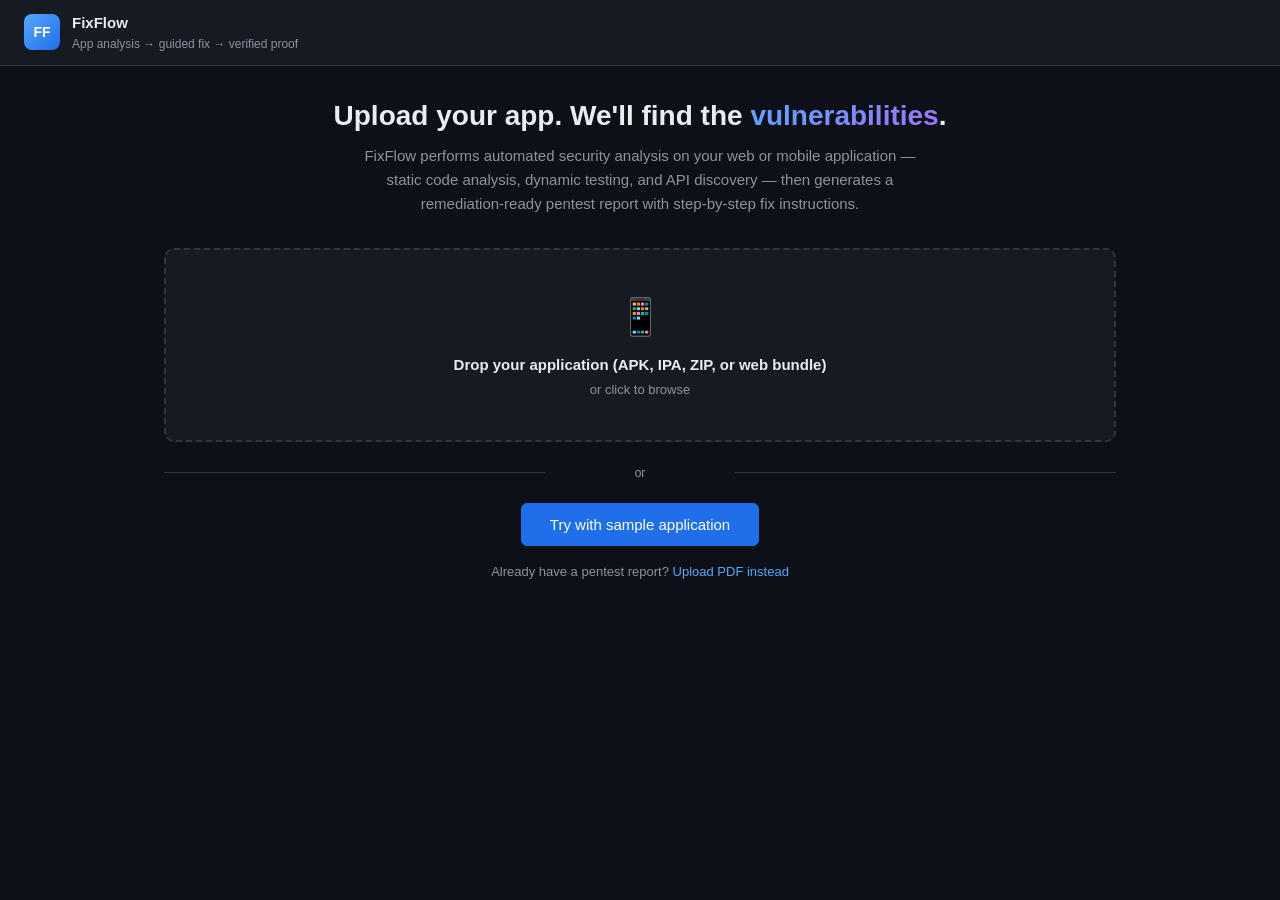
<file: index.html>
<!DOCTYPE html>
<html lang="en">
<head>
  <meta charset="UTF-8">
  <meta name="viewport" content="width=device-width, initial-scale=1.0">
  <title>FixFlow — Remediation Copilot</title>
  <link rel="stylesheet" href="styles.css?v=22">
</head>
<body>

  <header class="topbar">
    <div class="brand">
      <div class="logo">FF</div>
      <div>
        <div class="brand-name">FixFlow</div>
        <div class="brand-tag">App analysis &rarr; guided fix &rarr; verified proof</div>
      </div>
    </div>
    <button class="btn btn-ghost" id="newReportBtn" hidden>New report</button>
  </header>

  <!-- SCREEN 1: UPLOAD + ANALYZE -->
  <div class="screen" id="s-upload">
    <!-- App upload view -->
    <div id="uploadView">
      <div class="hero">
        <h1>Upload your app. We'll find the <span class="hl">vulnerabilities</span>.</h1>
        <p>FixFlow performs automated security analysis on your web or mobile application &mdash; static code analysis, dynamic testing, and API discovery &mdash; then generates a remediation-ready pentest report with step-by-step fix instructions.</p>
      </div>
      <div class="upload-zone" id="uploadZone">
        <div class="upload-icon">📱</div>
        <div class="upload-title">Drop your application (APK, IPA, ZIP, or web bundle)</div>
        <div class="upload-sub">or click to browse</div>
        <input type="file" id="appFile" accept=".apk,.ipa,.zip,.war,.jar,.tar,.gz,.tgz" hidden>
      </div>
      <div class="upload-or"><span>or</span></div>
      <button class="btn btn-primary btn-lg" id="loadSampleBtn">Try with sample application</button>
      <div class="upload-secondary">
        Already have a pentest report? <a id="uploadPdfLink">Upload PDF instead</a>
      </div>
    </div>
    <!-- Scanning animation view -->
    <div class="scan-view" id="scanView" hidden>
      <div class="scan-icon">&#128269;</div>
      <div class="scan-status" id="scanStatus">Initializing...</div>
      <div class="scan-bar-wrap"><div class="scan-bar" id="scanBar"></div></div>
      <div class="scan-percent" id="scanPercent">0%</div>
      <div class="scan-log" id="scanLog"></div>
      <div class="scan-found">
        <span class="scan-found-label">Vulnerabilities found:</span>
        <span class="scan-found-count" id="scanFoundCount">0</span>
      </div>
    </div>
    <!-- PDF upload view (secondary) -->
    <div id="pdfUploadView" hidden>
      <div class="hero">
        <h1>Upload your <span class="hl">pentest report</span></h1>
        <p>Already have a pentest report PDF? Upload it and FixFlow will extract the findings and guide you through remediation.</p>
      </div>
      <div class="upload-zone" id="pdfUploadZone">
        <div class="upload-icon">📄</div>
        <div class="upload-title">Drop your pentest report (PDF)</div>
        <div class="upload-sub">or click to browse</div>
        <input type="file" id="pdfFile" accept=".pdf" hidden>
      </div>
      <div class="upload-secondary">
        Want to analyze your app instead? <a id="backToAppLink">Upload application</a>
      </div>
      <div class="upload-status" id="uploadStatus"></div>
    </div>
  </div>

  <!-- SCREEN 2: FINDINGS -->
  <div class="screen" id="s-findings" hidden>
    <div class="findings-header">
      <h1><span id="findingsCount">0</span> findings extracted</h1>
      <p class="muted" id="findingsSource"></p>
    </div>
    <div class="risk-summary" id="riskSummary"></div>
    <div class="report-card" id="downloadReportBtn" hidden>
      <div class="report-card-label">Pentest report ready</div>
      <button type="button" class="report-card-btn">Download report &darr;</button>
    </div>
    <div class="findings-filter" id="findingsFilter"></div>
    <div class="groups-section" id="groupsSection"></div>
    <div class="findings-grid" id="findingsGrid"></div>
  </div>

  <!-- SCREEN 3: FIX SESSION -->
  <div class="screen" id="s-fix" hidden>
    <div class="fix-topbar">
      <button class="btn btn-ghost" id="fixBack">&larr; Back</button>
      <div class="fix-title-wrap">
        <span class="sev-badge" id="fixSev"></span>
        <h2 id="fixTitle"></h2>
      </div>
      <div class="fix-right">
        <div class="progress-wrap">
          <div class="progress-bar"><div class="progress-fill" id="fixProgress"></div></div>
          <span class="progress-text" id="fixProgressText">0%</span>
        </div>
        <span class="status-badge status-pending" id="fixStatus">Not started</span>
      </div>
    </div>
    <div class="stepper" id="stepper"></div>
    <div class="fix-content" id="fixContent"></div>
    <div class="fix-nav">
      <button class="btn" id="fixPrev">&larr; Previous</button>
      <button class="btn btn-primary" id="fixNext">Next &rarr;</button>
    </div>
  </div>

  <div class="toast" id="toast" hidden></div>

  <!-- AI Chat Assistant -->
  <button class="chat-fab" id="chatFab" hidden>Ask AI</button>
  <div class="chat-panel" id="chatPanel" hidden>
    <div class="chat-header">
      <div class="chat-header-info">
        <span class="chat-avatar">AI</span>
        <div>
          <div class="chat-title">Remediation assistant</div>
          <div class="chat-status" id="chatStatus">Online</div>
        </div>
      </div>
      <button class="chat-close" id="chatClose">&times;</button>
    </div>
    <div class="chat-messages" id="chatMessages"></div>
    <div class="chat-suggestions" id="chatSuggestions"></div>
    <div class="chat-input-wrap">
      <input type="text" class="chat-input" id="chatInput" placeholder="Ask about this vulnerability...">
      <button class="chat-send" id="chatSend">Send</button>
    </div>
  </div>

  <script src="lib/pdf.min.js"></script>
  <script src="lib/jspdf.umd.min.js"></script>
  <script src="lib/jspdf.plugin.autotable.min.js"></script>
  <script src="app.js?v=22"></script>
</body>
</html>
</file>
<file: styles.css>
:root {
  --bg: #0d1117;
  --panel: #161b22;
  --panel-2: #1c2128;
  --border: #30363d;
  --text: #e6edf3;
  --muted: #8b949e;
  --accent: #58a6ff;
  --accent-strong: #1f6feb;
  --good: #3fb950;
  --warn: #d29922;
  --bad: #f85149;
  --critical: #f85149;
  --high: #db6d28;
  --medium: #d29922;
  --low: #8b949e;
  --radius: 10px;
  --mono: ui-monospace, SFMono-Regular, "SF Mono", Menlo, Consolas, monospace;
}

* { box-sizing: border-box; margin: 0; padding: 0; }

html, body {
  height: 100%;
  background: var(--bg);
  color: var(--text);
  font-family: -apple-system, BlinkMacSystemFont, "Segoe UI", Roboto, sans-serif;
  font-size: 14px;
  line-height: 1.5;
}

button { font-family: inherit; cursor: pointer; }
.hidden { display: none !important; }

/* ===== TOPBAR ===== */
.topbar {
  display: flex; align-items: center; justify-content: space-between;
  padding: 12px 24px; background: var(--panel);
  border-bottom: 1px solid var(--border);
  position: sticky; top: 0; z-index: 50;
}
.brand { display: flex; align-items: center; gap: 12px; }
.logo {
  width: 36px; height: 36px;
  background: linear-gradient(135deg, var(--accent), var(--accent-strong));
  color: #fff; font-weight: 700; font-size: 14px;
  display: flex; align-items: center; justify-content: center; border-radius: 8px;
}
.brand-name { font-weight: 600; font-size: 15px; }
.brand-tag { font-size: 12px; color: var(--muted); }

/* ===== BUTTONS ===== */
.btn {
  background: var(--panel-2); color: var(--text);
  border: 1px solid var(--border); border-radius: 6px;
  padding: 7px 14px; font-size: 13px; font-weight: 500;
  transition: all .15s;
}
.btn:hover { background: var(--border); }
.btn-primary { background: var(--accent-strong); border-color: var(--accent-strong); color: #fff; }
.btn-primary:hover { background: var(--accent); }
.btn-primary:disabled { opacity: .4; cursor: not-allowed; }
.btn-ghost { background: transparent; }
.btn-lg { padding: 12px 28px; font-size: 15px; }
.btn-sm { padding: 5px 12px; font-size: 12px; }

/* ===== SCREENS ===== */
.screen { max-width: 1000px; margin: 0 auto; padding: 32px 24px; }
#s-fix { max-width: 900px; padding-bottom: 0; }

/* ===== UPLOAD ===== */
.hero { text-align: center; margin-bottom: 32px; }
.hero h1 { font-size: 28px; font-weight: 700; margin-bottom: 10px; line-height: 1.3; }
.hl {
  background: linear-gradient(135deg, var(--accent), #a371f7);
  -webkit-background-clip: text; -webkit-text-fill-color: transparent;
}
.hero p { font-size: 15px; color: var(--muted); max-width: 580px; margin: 0 auto; line-height: 1.6; }
.hero em { color: var(--text); font-style: normal; font-weight: 600; }

.upload-zone {
  border: 2px dashed var(--border); border-radius: var(--radius);
  padding: 40px; text-align: center; cursor: pointer;
  transition: all .2s; background: var(--panel);
}
.upload-zone:hover, .upload-zone.dragover {
  border-color: var(--accent); background: rgba(88,166,255,.04);
}
.upload-icon { font-size: 36px; margin-bottom: 10px; }
.upload-title { font-weight: 600; font-size: 15px; margin-bottom: 4px; }
.upload-sub { font-size: 13px; color: var(--muted); }

.upload-or { text-align: center; margin: 20px 0; color: var(--muted); position: relative; }
.upload-or::before, .upload-or::after {
  content: ''; position: absolute; top: 50%; width: 40%; height: 1px; background: var(--border);
}
.upload-or::before { left: 0; } .upload-or::after { right: 0; }
.upload-or span { background: var(--bg); padding: 0 12px; font-size: 12px; }
#loadSampleBtn { display: block; margin: 0 auto; }

.upload-status { margin-top: 20px; text-align: center; }
.upload-status .ok { color: var(--good); }
.upload-status .err { color: var(--bad); }
.upload-status .info { color: var(--accent); }

/* ===== FINDINGS ===== */
.findings-header h1 { font-size: 22px; font-weight: 600; }
.findings-header .muted { font-size: 13px; margin-top: 2px; }

/* ===== RISK SUMMARY ===== */
.risk-summary {
  display: flex; gap: 24px; align-items: center;
  background: var(--panel); border: 1px solid var(--border);
  border-radius: var(--radius); padding: 20px 24px;
  margin: 20px 0;
}
.rs-left { display: flex; flex-direction: column; align-items: center; gap: 10px; flex-shrink: 0; }
.rs-score-wrap { position: relative; width: 110px; height: 110px; }
.rs-score-inner {
  position: absolute; top: 0; left: 0; width: 100%; height: 100%;
  display: flex; flex-direction: column; align-items: center; justify-content: center;
}
.rs-score-num { font-size: 34px; font-weight: 800; line-height: 1; }
.rs-score-num .rs-score-max { font-size: 16px; color: var(--muted); font-weight: 600; margin-left: 2px; }
.rs-level {
  font-size: 12px; font-weight: 700; padding: 3px 12px;
  border-radius: 999px; border: 1px solid; text-transform: uppercase; letter-spacing: .5px;
}
.rs-middle {
  flex: 1; display: grid; grid-template-columns: 1fr 1fr;
  gap: 8px 20px; align-content: center;
}
.rs-sev { display: flex; align-items: center; gap: 8px; font-size: 13px; }
.rs-sev-dot { width: 10px; height: 10px; border-radius: 50%; flex-shrink: 0; }
.rs-sev-name { color: var(--muted); }
.rs-sev-num { font-weight: 700; font-size: 15px; margin-left: auto; }
.rs-right { display: flex; gap: 20px; flex-shrink: 0; border-left: 1px solid var(--border); padding-left: 24px; }
.rs-stat { text-align: center; }
.rs-stat-num { font-size: 24px; font-weight: 800; }
.rs-stat-label { font-size: 11px; color: var(--muted); margin-top: 2px; }
@media (max-width: 768px) {
  .risk-summary { flex-direction: column; gap: 16px; }
  .rs-right { border-left: none; border-top: 1px solid var(--border); padding-left: 0; padding-top: 16px; width: 100%; justify-content: space-around; }
  .rs-middle { width: 100%; }
}

/* Report download card */
.report-card {
  background: rgba(63,185,80,.06);
  border: 1px solid rgba(63,185,80,.2);
  border-left: 3px solid var(--good);
  border-radius: var(--radius);
  padding: 18px 16px;
  margin: 24px 0 20px;
  cursor: pointer;
  transition: all .15s;
  display: flex;
  flex-direction: column;
  align-items: center;
  text-align: center;
}
.report-card:hover {
  border-color: rgba(63,185,80,.4);
  background: rgba(63,185,80,.1);
}
.report-card[hidden] { display: none; }
.report-card-label {
  font-size: 15px;
  color: var(--muted);
  margin-bottom: 12px;
}
.report-card-btn {
  display: inline-block;
  background: var(--good);
  color: #fff;
  border: none;
  border-radius: 8px;
  padding: 11px 28px;
  font-size: 16px;
  font-weight: 600;
  cursor: pointer;
  transition: all .15s;
}
.report-card-btn:hover {
  filter: brightness(1.15);
  transform: translateY(-1px);
}

/* Filter bar */
.findings-filter { display: flex; gap: 8px; flex-wrap: wrap; margin: 12px 0 20px; }
.filter-btn { background: var(--panel); border: 1px solid var(--border); color: var(--muted); padding: 6px 14px; border-radius: 999px; font-size: 13px; font-weight: 500; cursor: pointer; transition: all .15s; }
.filter-btn:hover { border-color: var(--accent); color: var(--text); }
.filter-btn.active { background: var(--accent-strong); border-color: var(--accent-strong); color: #fff; }
.filter-btn b { font-weight: 700; }

.findings-grid { display: grid; grid-template-columns: repeat(auto-fill, minmax(420px, 1fr)); gap: 14px; }

.finding-card {
  background: var(--panel); border: 1px solid var(--border);
  border-radius: var(--radius); padding: 16px 18px;
  cursor: pointer; transition: all .15s;
}
.finding-card:hover { border-color: var(--accent); transform: translateY(-1px); box-shadow: 0 4px 12px rgba(0,0,0,.2); }
.fc-top { display: flex; justify-content: space-between; align-items: center; margin-bottom: 8px; }
.fc-title { font-size: 14px; font-weight: 600; line-height: 1.4; margin-bottom: 8px; }
.fc-meta { display: flex; gap: 12px; flex-wrap: wrap; font-size: 12px; color: var(--muted); }
.fc-bottom { display: flex; align-items: center; gap: 12px; margin-top: 12px; }
.fc-progress { flex: 1; }

/* Group suggestion cards */
.groups-section { margin-bottom: 20px; }
.group-card {
  background: var(--panel); border: 1px solid var(--border);
  border-radius: var(--radius); padding: 16px 18px; margin-bottom: 14px;
  border-left: 3px solid var(--accent); transition: all .15s;
}
.group-card.confirmed { border-left-color: var(--good); }
.group-header { display: flex; align-items: flex-start; gap: 12px; margin-bottom: 12px; }
.group-icon { font-size: 24px; flex-shrink: 0; }
.group-title-wrap { flex: 1; }
.group-title { font-size: 15px; font-weight: 600; margin-bottom: 2px; }
.group-desc { font-size: 13px; color: var(--muted); line-height: 1.5; }
.group-endpoints { display: flex; flex-wrap: wrap; gap: 6px; margin-bottom: 12px; }
.endpoint-row { display: flex; align-items: center; gap: 8px; background: var(--bg); border: 1px solid var(--border); border-radius: 5px; padding: 4px 10px; font-size: 12px; }
.endpoint-chip { background: var(--panel-2); border: 1px solid var(--border); border-radius: 4px; padding: 2px 8px; font-size: 11px; color: var(--muted); }
.endpoint-asset { color: var(--text); font-weight: 500; }
.group-actions { display: flex; gap: 8px; }
.group-progress { display: flex; align-items: center; gap: 12px; }
.group-progress .progress-bar { flex: 1; }

/* Covered badge on finding cards */
.finding-card.grouped { opacity: .7; }
.finding-card.grouped:hover { opacity: 1; }
.fc-covered { display: flex; align-items: center; gap: 8px; margin-top: 10px; padding: 8px 12px; background: rgba(88,166,255,.06); border: 1px solid rgba(88,166,255,.2); border-radius: 6px; font-size: 12px; }
.covered-badge { color: var(--accent); font-weight: 600; }

/* Group banner in fix session */
.group-banner {
  background: rgba(88,166,255,.08); border: 1px solid rgba(88,166,255,.25);
  border-left: 3px solid var(--accent); border-radius: var(--radius);
  padding: 16px 18px; margin-bottom: 20px;
}
.group-banner-title { font-size: 14px; font-weight: 700; color: var(--accent); margin-bottom: 4px; }
.group-banner p { font-size: 13px; color: var(--muted); line-height: 1.5; margin-bottom: 12px; }
.group-endpoints-list { display: flex; flex-direction: column; gap: 6px; }
.ep-item { display: flex; align-items: center; gap: 10px; padding: 6px 10px; background: var(--panel); border: 1px solid var(--border); border-radius: 5px; }
.ep-id { font-size: 11px; font-weight: 700; color: var(--accent); font-family: var(--mono); }
.ep-asset { flex: 1; font-size: 13px; color: var(--text); }
.ep-sev { font-size: 10px; }

/* Assignment row in finding cards */
.fc-assign {
  display: flex; gap: 10px; flex-wrap: wrap; align-items: flex-end;
  margin-top: 12px; padding-top: 12px; border-top: 1px solid var(--border);
}
.fc-assign-item { display: flex; flex-direction: column; gap: 3px; }
.fc-assign-item label { font-size: 10px; color: var(--muted); text-transform: uppercase; letter-spacing: .4px; }
.fc-assign-item select, .fc-assign-item input[type="date"] {
  background: var(--bg); color: var(--text); border: 1px solid var(--border);
  border-radius: 5px; padding: 4px 8px; font-size: 12px; font-family: inherit;
  cursor: pointer;
}
.fc-assign-item select:focus, .fc-assign-item input:focus { border-color: var(--accent); outline: none; }
.due-badge { font-size: 11px; font-weight: 700; padding: 3px 8px; border-radius: 4px; white-space: nowrap; }
.due-ok { background: rgba(63,185,80,.1); color: var(--good); }
.due-soon { background: rgba(210,153,34,.15); color: var(--warn); }
.due-overdue { background: rgba(248,81,73,.15); color: var(--bad); }
.btn-notify { background: var(--panel-2); border: 1px solid var(--border); color: var(--muted); }
.btn-notify:hover { border-color: var(--accent); color: var(--accent); }

/* ===== BADGES ===== */
.sev-badge {
  display: inline-block; padding: 2px 10px; border-radius: 999px;
  font-size: 11px; font-weight: 700; text-transform: uppercase; letter-spacing: .3px;
}
.sev-critical { background: rgba(248,81,73,.15); color: var(--critical); }
.sev-high { background: rgba(219,109,40,.15); color: var(--high); }
.sev-medium { background: rgba(210,153,34,.15); color: var(--medium); }
.sev-low { background: rgba(139,148,158,.15); color: var(--low); }

.status-badge {
  display: inline-flex; align-items: center; gap: 4px;
  padding: 2px 10px; border-radius: 999px;
  font-size: 11px; font-weight: 600; text-transform: uppercase;
}
.status-pending { background: rgba(139,148,158,.15); color: var(--muted); }
.status-progress { background: rgba(88,166,255,.15); color: var(--accent); }
.status-verified { background: rgba(63,185,80,.15); color: var(--good); }

/* ===== PROGRESS ===== */
.progress-bar { height: 6px; background: var(--panel-2); border-radius: 3px; overflow: hidden; }
.progress-fill { height: 100%; background: var(--good); transition: width .4s ease; width: 0; }
.progress-wrap { display: flex; align-items: center; gap: 8px; }
.progress-text { font-size: 12px; color: var(--muted); font-variant-numeric: tabular-nums; min-width: 32px; }

/* ===== FIX SESSION ===== */
.fix-topbar {
  display: flex; align-items: center; gap: 16px;
  padding-bottom: 16px; border-bottom: 1px solid var(--border); flex-wrap: wrap;
}
.fix-title-wrap { flex: 1; display: flex; align-items: center; gap: 10px; min-width: 200px; }
.fix-title-wrap h2 { font-size: 16px; font-weight: 600; }
.fix-right { display: flex; align-items: center; gap: 12px; }
.fix-right .progress-wrap { width: 140px; }

/* ===== STEPPER ===== */
.stepper { display: flex; align-items: center; justify-content: center; padding: 24px 0; gap: 0; }
.step { display: flex; align-items: center; cursor: pointer; }
.step-circle {
  width: 32px; height: 32px; border-radius: 50%;
  display: flex; align-items: center; justify-content: center;
  font-size: 13px; font-weight: 700;
  border: 2px solid var(--border); background: var(--panel); color: var(--muted);
  transition: all .2s;
}
.step.active .step-circle { border-color: var(--accent); color: var(--accent); background: rgba(88,166,255,.1); transform: scale(1.1); }
.step.done .step-circle { border-color: var(--good); background: var(--good); color: #fff; }
.step-label { font-size: 13px; margin-left: 8px; color: var(--muted); white-space: nowrap; }
.step.active .step-label { color: var(--text); font-weight: 600; }
.step.done .step-label { color: var(--good); }
.step-line { width: 50px; height: 2px; background: var(--border); margin: 0 4px; }
.step-line.done { background: var(--good); }

/* ===== FIX CONTENT ===== */
.fix-content { padding: 8px 0 24px; min-height: 300px; }
.phase-title { font-size: 18px; font-weight: 600; margin-bottom: 4px; }
.phase-desc { color: var(--muted); font-size: 13px; margin-bottom: 20px; }

/* Understand */
.understand-card {
  background: var(--panel); border: 1px solid var(--border);
  border-radius: var(--radius); padding: 18px; margin-bottom: 14px;
}
.understand-card h3 {
  font-size: 13px; font-weight: 600; text-transform: uppercase;
  letter-spacing: .5px; margin-bottom: 8px;
}
.understand-card p { font-size: 14px; line-height: 1.7; }
.label-what { color: var(--accent); }
.label-risk { color: var(--bad); }
.label-impact { color: var(--warn); }

.meta-grid { display: grid; grid-template-columns: repeat(auto-fill, minmax(180px, 1fr)); gap: 8px; margin-bottom: 20px; }
.meta-item { background: var(--panel); border: 1px solid var(--border); border-radius: 6px; padding: 8px 12px; }
.meta-label { font-size: 11px; color: var(--muted); text-transform: uppercase; letter-spacing: .5px; }
.meta-value { font-size: 13px; font-weight: 600; margin-top: 2px; }

/* Fix steps */
.fix-step {
  background: var(--panel); border: 1px solid var(--border);
  border-radius: var(--radius); margin-bottom: 12px; overflow: hidden;
}
.fix-step.done { border-color: rgba(63,185,80,.4); }
.fix-step-header { display: flex; align-items: flex-start; gap: 12px; padding: 14px 16px; }
.fix-step-num {
  width: 26px; height: 26px; border-radius: 50%; flex-shrink: 0;
  background: var(--accent-strong); color: #fff;
  display: flex; align-items: center; justify-content: center;
  font-size: 12px; font-weight: 700;
}
.fix-step.done .fix-step-num { background: var(--good); }
.fix-step-body { flex: 1; }
.fix-step-desc { font-size: 14px; line-height: 1.5; margin-bottom: 4px; }
.fix-step-time { font-size: 11px; color: var(--muted); }
.fix-step-check {
  width: 22px; height: 22px; border: 2px solid var(--border); border-radius: 4px;
  flex-shrink: 0; cursor: pointer; display: flex; align-items: center; justify-content: center;
  font-size: 14px; color: transparent; transition: all .15s;
}
.fix-step.done .fix-step-check { background: var(--good); border-color: var(--good); color: #fff; }

/* ===== TERMINAL ===== */
.terminal {
  background: #0a0e14; border: 1px solid var(--border);
  border-radius: 8px; overflow: hidden; margin: 10px 0;
}
.terminal-bar {
  background: #161b22; padding: 6px 12px;
  display: flex; align-items: center; gap: 8px;
  border-bottom: 1px solid var(--border);
}
.term-dots { display: flex; gap: 6px; }
.term-dots i { width: 11px; height: 11px; border-radius: 50%; display: block; }
.term-dots i:nth-child(1) { background: #ff5f56; }
.term-dots i:nth-child(2) { background: #ffbd2e; }
.term-dots i:nth-child(3) { background: #27c93f; }
.term-title { font-size: 11px; color: var(--muted); flex: 1; text-align: center; }
.term-actions { display: flex; gap: 6px; }
.term-btn {
  background: var(--panel-2); border: 1px solid var(--border); color: var(--muted);
  padding: 3px 10px; border-radius: 4px; font-size: 11px; cursor: pointer; transition: all .15s;
}
.term-btn:hover { color: var(--accent); border-color: var(--accent); }
.term-btn.run { color: var(--accent); border-color: var(--accent); }
.term-btn.run:hover { background: rgba(88,166,255,.1); }
.term-btn.ran { color: var(--good); border-color: var(--good); }
.term-btn.ran:disabled { opacity: .7; cursor: default; }
.term-btn:disabled { opacity: .5; cursor: wait; }
.terminal-body { padding: 12px 14px; font-family: var(--mono); font-size: 12px; line-height: 1.6; }
.term-cmd { color: #e6edf3; word-break: break-all; white-space: pre-wrap; }
.term-prompt { color: var(--accent); }
.term-out {
  color: var(--muted); margin-top: 8px; white-space: pre-wrap;
  display: none; border-top: 1px solid var(--border); padding-top: 8px;
}
.term-out.show { display: block; animation: typeIn .3s ease; }
@keyframes typeIn { from { opacity: 0; } to { opacity: 1; } }

/* ===== DIFF ===== */
.diff { display: grid; grid-template-columns: 1fr 1fr; gap: 12px; margin: 10px 0; }
.diff-side { border-radius: 8px; overflow: hidden; }
.diff-bad { border: 1px solid rgba(248,81,73,.3); }
.diff-good { border: 1px solid rgba(63,185,80,.3); }
.diff-label { padding: 6px 12px; font-size: 11px; font-weight: 700; text-transform: uppercase; letter-spacing: .5px; }
.diff-bad .diff-label { background: rgba(248,81,73,.1); color: var(--bad); }
.diff-good .diff-label { background: rgba(63,185,80,.1); color: var(--good); }
.diff-side pre { margin: 0; padding: 12px; background: #0a0e14; font-family: var(--mono); font-size: 12px; line-height: 1.5; overflow-x: auto; white-space: pre; }
.diff-side code { color: #e6edf3; }

/* ===== PRECAUTIONS ===== */
.precaution {
  background: rgba(248,81,73,.06); border: 1px solid rgba(248,81,73,.25);
  border-left: 3px solid var(--bad); border-radius: 6px;
  padding: 10px 14px; margin-bottom: 8px;
}
.precaution-title { color: var(--bad); font-weight: 600; font-size: 12px; margin-bottom: 2px; text-transform: uppercase; letter-spacing: .5px; }
.precaution-text { font-size: 13px; line-height: 1.5; }

/* ===== AUTO-VERIFY ===== */
.auto-verify {
  background: linear-gradient(135deg, rgba(88,166,255,.04), rgba(63,185,80,.04));
  border: 1px solid rgba(88,166,255,.15);
  border-radius: var(--radius);
  padding: 18px 20px;
  margin-bottom: 20px;
}
.av-header { display: flex; gap: 12px; align-items: flex-start; margin-bottom: 14px; }
.av-icon { font-size: 22px; flex-shrink: 0; }
.av-title { font-size: 15px; font-weight: 700; }
.av-desc { font-size: 12px; color: var(--muted); margin-top: 3px; line-height: 1.5; }
.av-target-row { display: flex; gap: 10px; align-items: center; flex-wrap: wrap; }
.av-input-wrap { display: flex; align-items: center; gap: 8px; flex: 1; min-width: 200px; }
.av-input-label { font-size: 12px; color: var(--muted); white-space: nowrap; font-weight: 600; }
.av-input {
  flex: 1; background: var(--bg); border: 1px solid var(--border);
  border-radius: 6px; padding: 8px 12px; color: var(--text);
  font-size: 13px; font-family: var(--mono); transition: border-color .15s;
}
.av-input:focus { border-color: var(--accent); outline: none; }
.av-input[readonly] { opacity: .6; }
.av-btn { white-space: nowrap; padding: 8px 20px; font-size: 13px; }
.av-btn:disabled { opacity: .6; cursor: default; }
.av-log {
  margin-top: 14px; max-height: 200px; overflow-y: auto;
  background: var(--bg); border: 1px solid var(--border);
  border-radius: 6px; padding: 10px 14px; font-family: var(--mono);
  font-size: 12px; line-height: 1.8;
}
.av-log[hidden] { display: none; }
.av-log-line { display: flex; align-items: center; gap: 8px; }
.av-log-ok { color: rgba(63,185,80,.8); }
.av-log-done { color: var(--good); font-weight: 600; }
.av-dot {
  width: 7px; height: 7px; border-radius: 50%; flex-shrink: 0;
  background: var(--muted);
}
.av-dot.av-ok { background: var(--good); }
.av-dot.av-pulse { background: var(--accent); animation: avPulse 1s infinite; }
@keyframes avPulse { 0%,100% { opacity: 1; } 50% { opacity: .3; } }
.av-status { display: flex; align-items: center; gap: 8px; margin-top: 10px; font-size: 13px; font-weight: 500; }
.av-status.av-done { color: var(--good); }
.av-status[hidden] { display: none; }

/* ===== VERIFY ===== */
.check-item {
  background: var(--panel); border: 1px solid var(--border);
  border-radius: var(--radius); margin-bottom: 10px; overflow: hidden;
}
.check-item.done { border-color: rgba(63,185,80,.4); }
.check-header { display: flex; align-items: flex-start; gap: 12px; padding: 14px 16px; cursor: pointer; }
.check-box {
  width: 22px; height: 22px; border: 2px solid var(--border); border-radius: 4px;
  flex-shrink: 0; display: flex; align-items: center; justify-content: center;
  font-size: 14px; color: transparent; transition: all .15s;
}
.check-item.done .check-box { background: var(--good); border-color: var(--good); color: #fff; }
.check-desc { flex: 1; font-size: 14px; line-height: 1.5; }

/* ===== EVIDENCE ===== */
.evidence-area {
  background: var(--panel); border: 1px solid var(--border);
  border-radius: var(--radius); padding: 16px; margin-top: 16px;
}
.evidence-area label { font-size: 13px; font-weight: 600; display: block; margin-bottom: 6px; }
.evidence-area textarea {
  width: 100%; min-height: 80px; background: var(--bg); color: var(--text);
  border: 1px solid var(--border); border-radius: 6px; padding: 10px;
  font-size: 13px; font-family: var(--mono); resize: vertical;
}
.evidence-area textarea:focus { border-color: var(--accent); outline: none; }
.evidence-hint { font-size: 12px; color: var(--muted); margin-top: 6px; }
.evidence-optional { font-weight: 400; font-size: 11px; color: var(--muted); }
.ev-required { font-weight: 400; font-size: 11px; color: var(--bad); }
.btn-sample { background: var(--panel-2); border: 1px dashed var(--border); color: var(--muted); margin-top: 10px; }
.btn-sample:hover { border-color: var(--accent); color: var(--accent); }

/* Image upload zone */
.ev-upload-zone {
  border: 2px dashed var(--border); border-radius: 8px; padding: 24px;
  text-align: center; cursor: pointer; transition: all .15s; margin-top: 8px;
}
.ev-upload-zone:hover { border-color: var(--accent); background: rgba(88,166,255,.04); }
.ev-upload-icon { font-size: 28px; margin-bottom: 6px; }
.ev-upload-text { font-size: 13px; font-weight: 600; }
.ev-upload-sub { font-size: 11px; color: var(--muted); margin-top: 2px; }

/* Image preview */
.ev-img-preview { position: relative; margin-top: 8px; border-radius: 8px; overflow: hidden; border: 1px solid var(--border); }
.ev-img-preview img { width: 100%; display: block; }
.ev-img-remove {
  position: absolute; top: 8px; right: 8px;
  background: rgba(248,81,73,.9); color: #fff; border: none;
  border-radius: 4px; padding: 4px 10px; font-size: 11px; font-weight: 600;
  cursor: pointer;
}
.ev-img-remove:hover { background: var(--bad); }

/* ===== COMPLETE ===== */
.complete-card { text-align: center; padding: 40px 20px; }
.complete-icon { font-size: 48px; margin-bottom: 12px; }
.complete-card h2 { font-size: 20px; margin-bottom: 8px; }
.complete-card .muted { color: var(--muted); margin-bottom: 20px; }
.complete-list {
  text-align: left; max-width: 500px; margin: 0 auto;
  background: var(--panel); border: 1px solid var(--border);
  border-radius: var(--radius); padding: 16px;
}
.complete-list li { font-size: 13px; line-height: 1.8; list-style: none; padding-left: 20px; position: relative; }
.complete-list li::before { content: '\2713'; position: absolute; left: 0; color: var(--good); }
.complete-list li.pending { color: var(--muted); }
.complete-list li.pending::before { content: '\25CB'; color: var(--warn); }
.complete-list li.optional-pending { color: var(--muted); }
.complete-list li.optional-pending::before { content: '\2014'; color: var(--muted); }

/* ===== NAV ===== */
.fix-nav { display: flex; justify-content: space-between; padding: 16px 0; border-top: 1px solid var(--border); margin-top: 8px; }

/* ===== TOAST ===== */
.toast {
  position: fixed; bottom: 24px; right: 24px;
  background: var(--panel); border: 1px solid var(--accent);
  padding: 10px 16px; border-radius: 6px; font-size: 13px; z-index: 100;
  animation: slideUp .3s ease;
}
@keyframes slideUp { from { opacity: 0; transform: translateY(8px); } to { opacity: 1; transform: none; } }

code { background: var(--panel-2); padding: 1px 5px; border-radius: 3px; font-size: 12px; font-family: var(--mono); }

/* Scan animation */
.scan-view { text-align: center; padding: 20px 0; }
.scan-icon { font-size: 48px; margin-bottom: 16px; animation: pulse 1.5s ease-in-out infinite; }
@keyframes pulse { 0%, 100% { opacity: 1; transform: scale(1); } 50% { opacity: .6; transform: scale(1.15); } }
.scan-status { font-size: 14px; font-weight: 600; margin-bottom: 12px; color: var(--accent); }
.scan-bar-wrap { width: 320px; max-width: 100%; height: 6px; background: var(--panel-2); border-radius: 3px; overflow: hidden; margin: 0 auto 8px; }
.scan-bar { height: 100%; background: var(--accent); width: 0; transition: width .3s ease; border-radius: 3px; }
.scan-percent { font-size: 12px; color: var(--muted); margin-bottom: 16px; }
.scan-log { max-width: 500px; margin: 0 auto 16px; text-align: left; font-family: var(--mono); font-size: 11px; color: var(--muted); max-height: 140px; overflow-y: auto; background: var(--panel); border: 1px solid var(--border); border-radius: 6px; padding: 8px 12px; }
.scan-log .log-line { padding: 1px 0; white-space: pre-wrap; }
.scan-log .log-found { color: var(--bad); }
.scan-log .log-ok { color: var(--good); }
.scan-log .log-info { color: var(--accent); }
.scan-found { display: inline-flex; align-items: center; gap: 8px; font-size: 14px; background: var(--panel); border: 1px solid var(--border); border-radius: 999px; padding: 8px 16px; }
.scan-found-label { color: var(--muted); }
.scan-found-count { font-size: 20px; font-weight: 700; color: var(--bad); }
.upload-secondary { text-align: center; margin-top: 16px; font-size: 13px; color: var(--muted); }
.upload-secondary a { color: var(--accent); cursor: pointer; text-decoration: none; }
.upload-secondary a:hover { text-decoration: underline; }

/* AI Chat Assistant */
.chat-fab {
  position: fixed; bottom: 24px; right: 24px;
  background: var(--accent-strong); color: #fff;
  border: none; border-radius: 999px;
  padding: 12px 20px; font-size: 13px; font-weight: 600;
  cursor: pointer; z-index: 90; transition: all .2s;
  box-shadow: 0 4px 16px rgba(0,0,0,.3);
}
.chat-fab:hover { transform: translateY(-2px); box-shadow: 0 6px 20px rgba(0,0,0,.4); }
.chat-panel {
  position: fixed; bottom: 24px; right: 24px;
  width: 380px; max-width: calc(100vw - 48px);
  height: 520px; max-height: calc(100vh - 48px);
  background: var(--panel); border: 1px solid var(--border);
  border-radius: var(--radius); display: flex; flex-direction: column;
  z-index: 100; box-shadow: 0 8px 32px rgba(0,0,0,.4);
  animation: slideUp .3s ease;
}
.chat-panel[hidden] { display: none; }
.chat-fab[hidden] { display: none; }
.chat-header {
  display: flex; align-items: center; justify-content: space-between;
  padding: 12px 16px; border-bottom: 1px solid var(--border);
  background: var(--panel-2); border-radius: var(--radius) var(--radius) 0 0;
}
.chat-header-info { display: flex; align-items: center; gap: 10px; }
.chat-avatar {
  width: 32px; height: 32px; border-radius: 50%;
  background: linear-gradient(135deg, var(--accent), var(--accent-strong));
  color: #fff; font-size: 12px; font-weight: 700;
  display: flex; align-items: center; justify-content: center;
}
.chat-title { font-size: 13px; font-weight: 600; }
.chat-status { font-size: 11px; color: var(--good); }
.chat-close { background: none; border: none; color: var(--muted); font-size: 20px; cursor: pointer; padding: 0 4px; }
.chat-close:hover { color: var(--text); }
.chat-messages { flex: 1; overflow-y: auto; padding: 16px; display: flex; flex-direction: column; gap: 12px; }
.chat-msg { max-width: 85%; padding: 10px 14px; border-radius: 10px; font-size: 13px; line-height: 1.5; }
.chat-msg.user { align-self: flex-end; background: var(--accent-strong); color: #fff; }
.chat-msg.bot { align-self: flex-start; background: var(--panel-2); border: 1px solid var(--border); }
.chat-msg.bot code { background: var(--bg); }
.chat-typing { align-self: flex-start; padding: 10px 14px; background: var(--panel-2); border: 1px solid var(--border); border-radius: 10px; font-size: 13px; color: var(--muted); }
.chat-typing::after { content: '...'; animation: typing 1s steps(3) infinite; }
@keyframes typing { 0% { opacity: .3; } 50% { opacity: 1; } 100% { opacity: .3; } }
.chat-suggestions { display: flex; gap: 6px; flex-wrap: wrap; padding: 0 16px 8px; }
.chat-suggestion { background: var(--bg); border: 1px solid var(--border); color: var(--muted); padding: 4px 10px; border-radius: 999px; font-size: 11px; cursor: pointer; transition: all .15s; }
.chat-suggestion:hover { border-color: var(--accent); color: var(--accent); }
.chat-input-wrap { display: flex; gap: 8px; padding: 12px 16px; border-top: 1px solid var(--border); }
.chat-input { flex: 1; background: var(--bg); color: var(--text); border: 1px solid var(--border); border-radius: 6px; padding: 8px 12px; font-size: 13px; font-family: inherit; }
.chat-input:focus { border-color: var(--accent); outline: none; }
.chat-send { background: var(--accent-strong); color: #fff; border: none; border-radius: 6px; padding: 8px 16px; font-size: 13px; font-weight: 600; cursor: pointer; }
.chat-send:hover { background: var(--accent); }

@media (max-width: 768px) {
  .findings-grid { grid-template-columns: 1fr; }
  .diff { grid-template-columns: 1fr; }
  .stepper .step-label { display: none; }
  .step-line { width: 24px; }
  .fix-right { width: 100%; }
  .fix-right .progress-wrap { flex: 1; }
}
</file>
